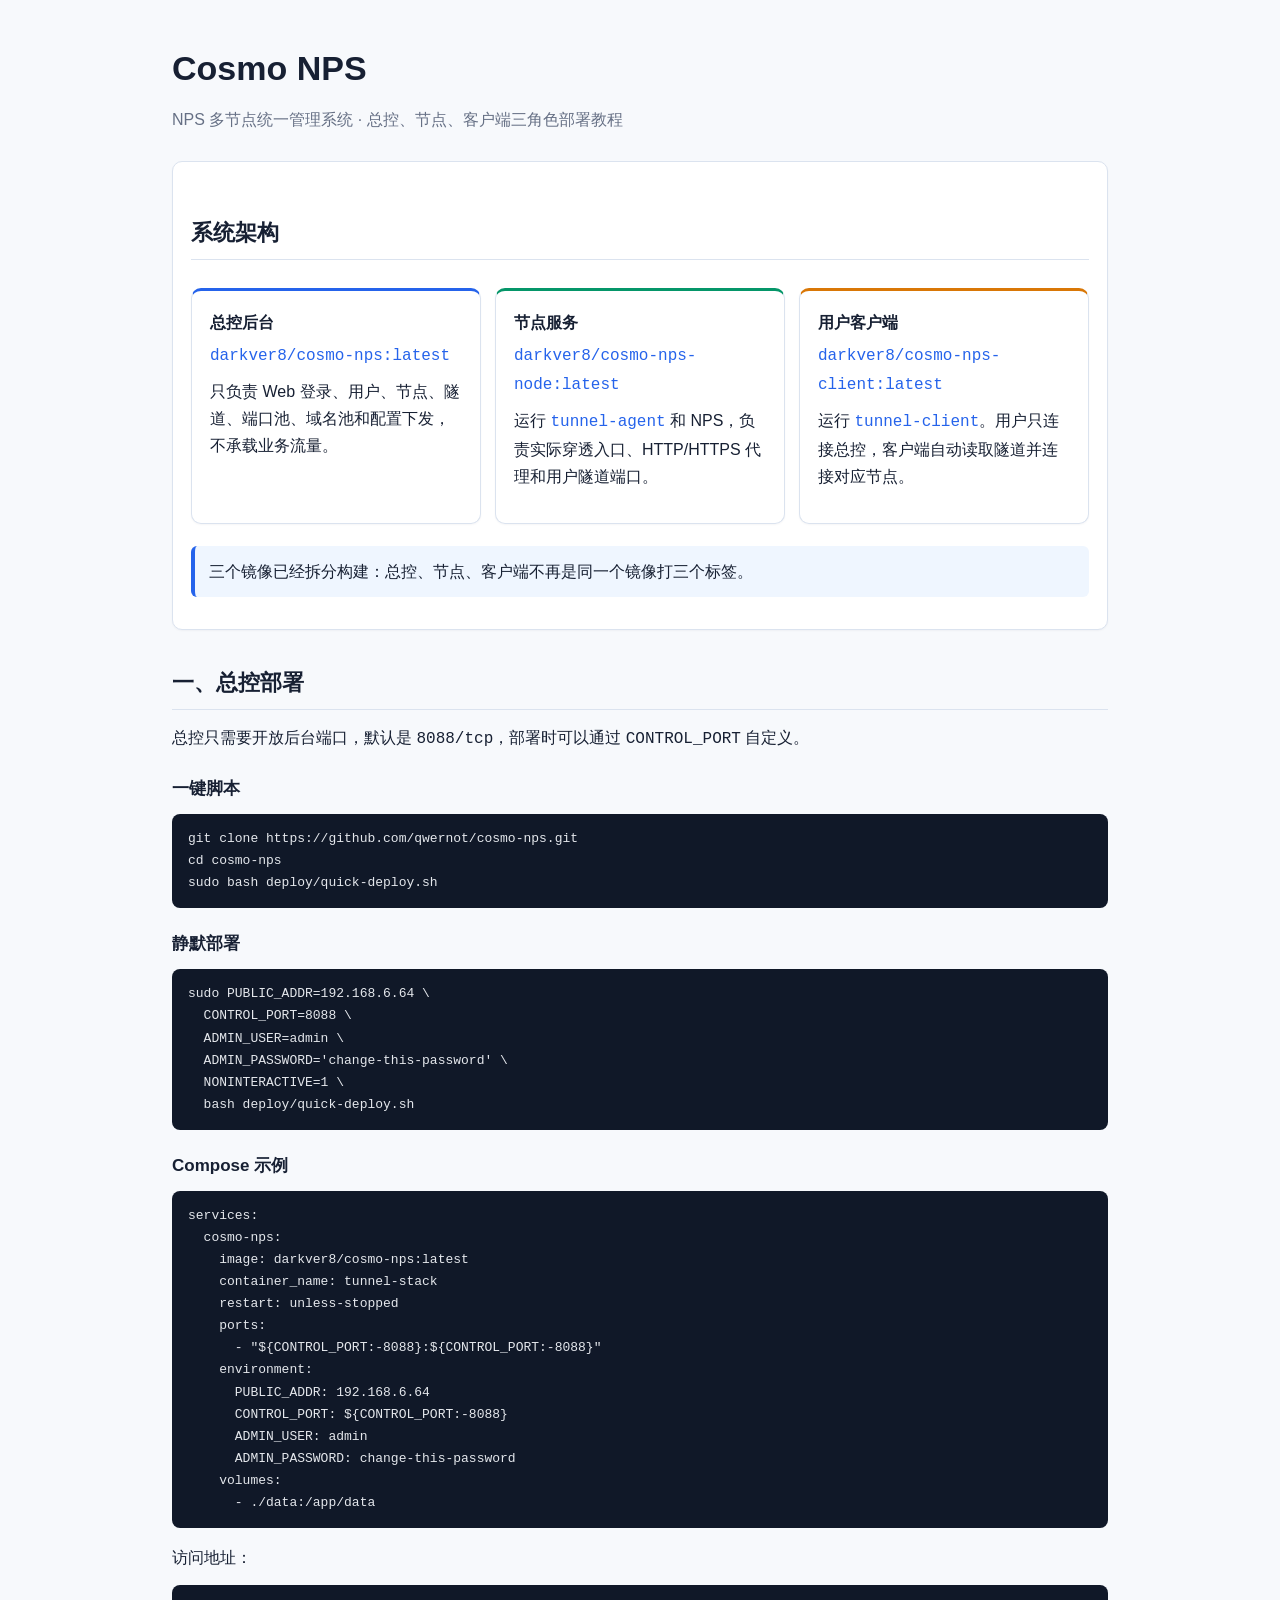
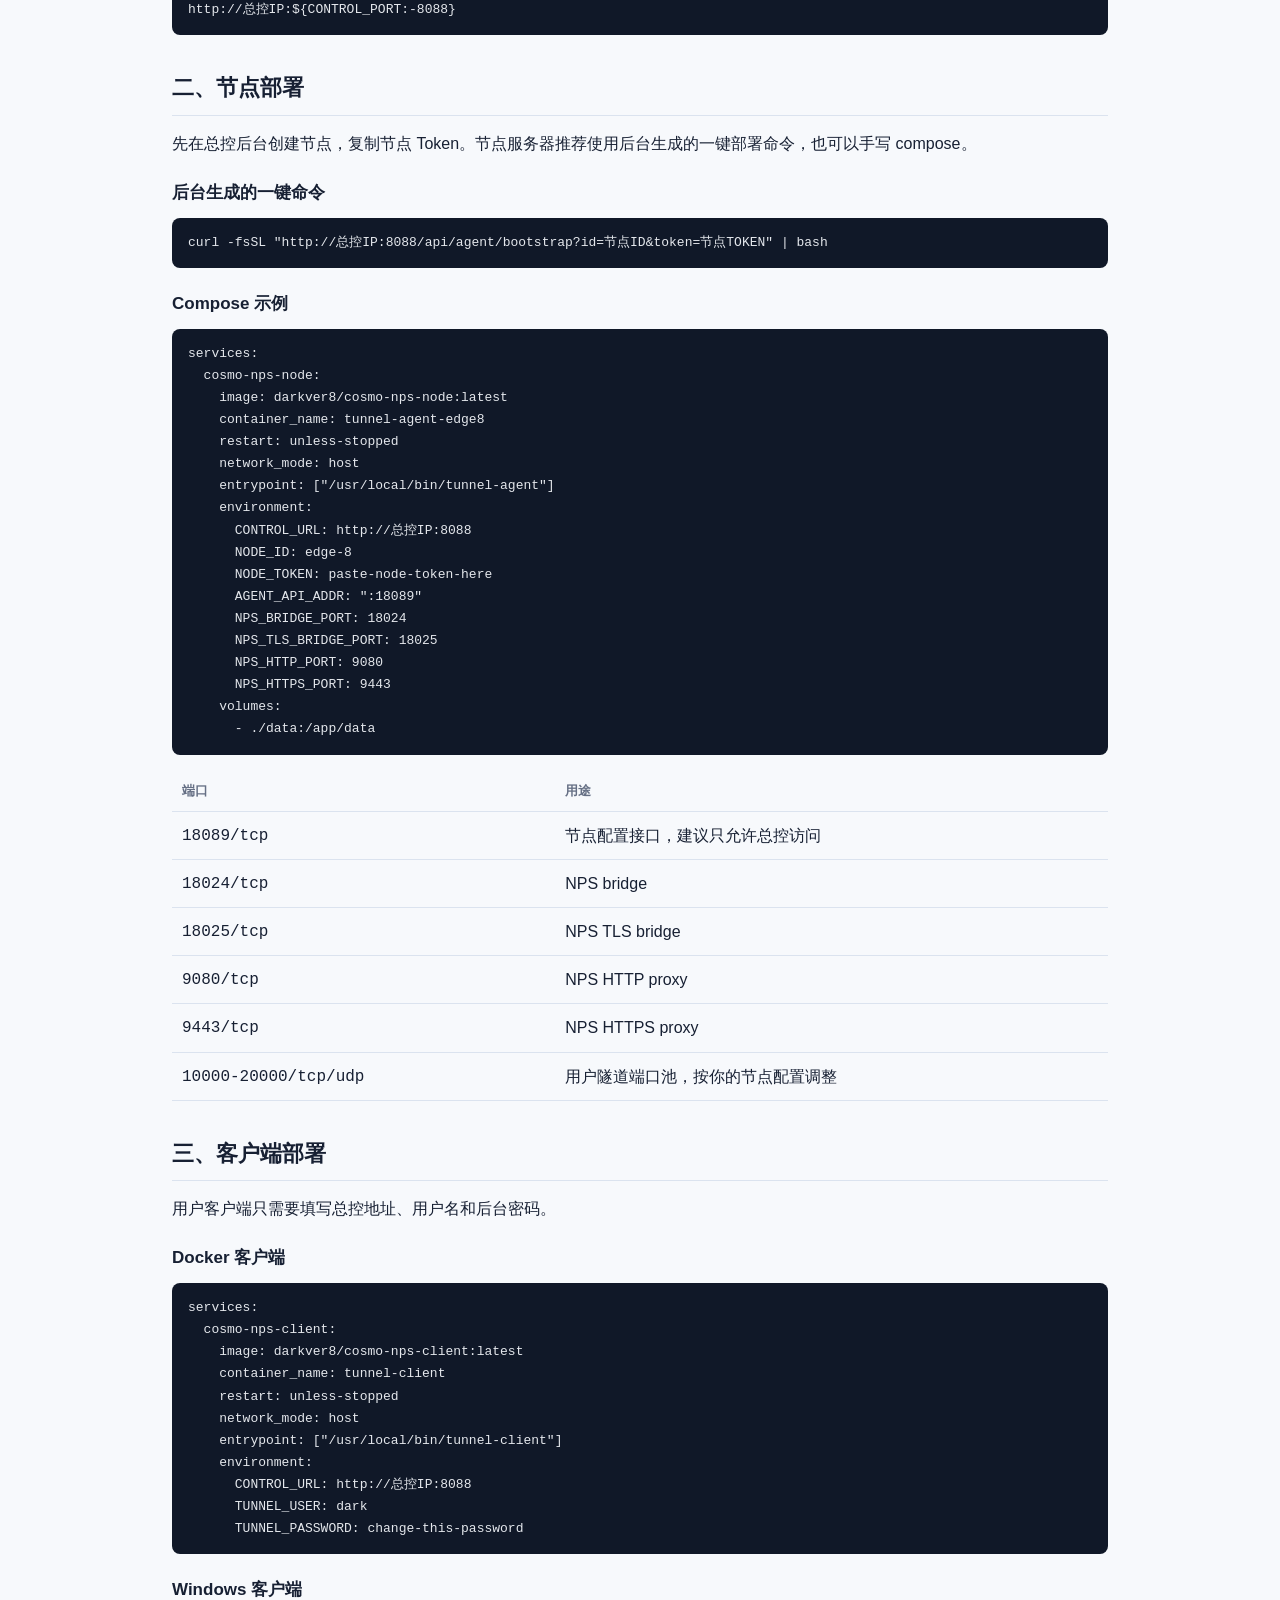
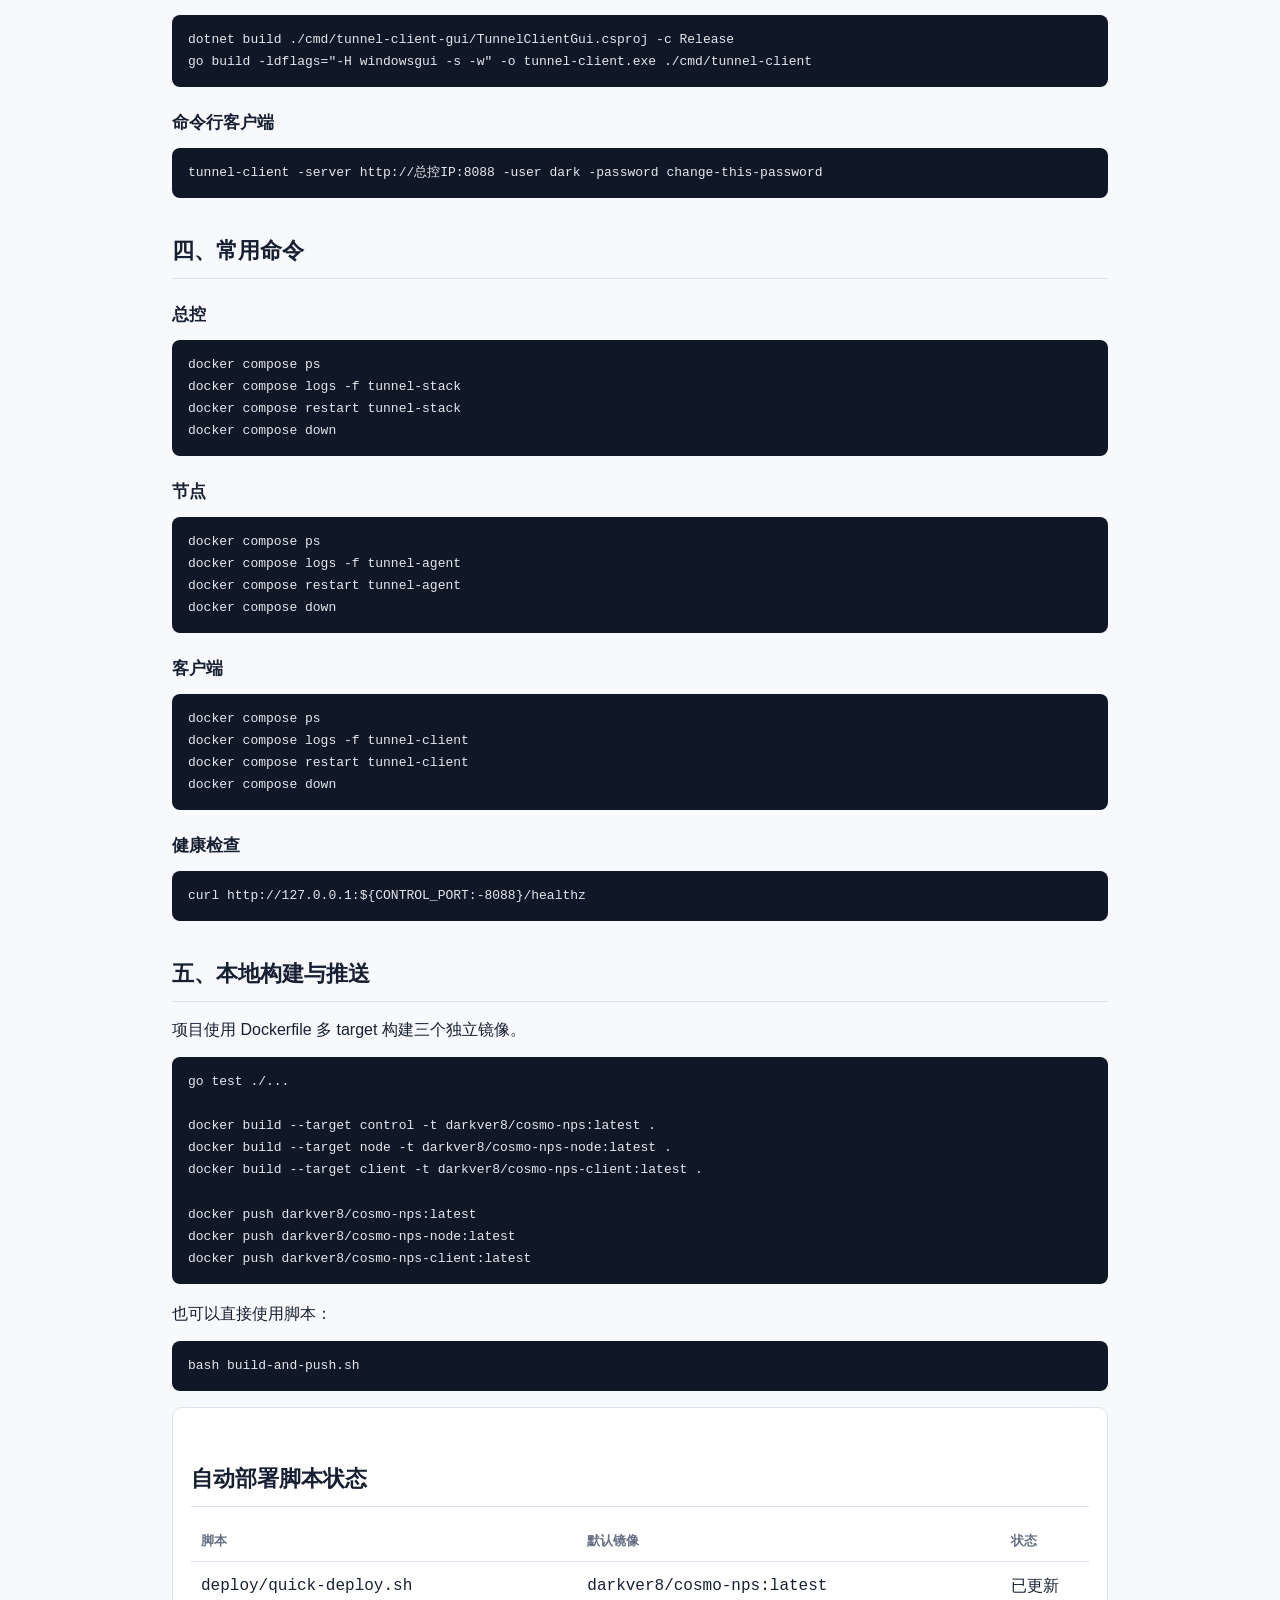
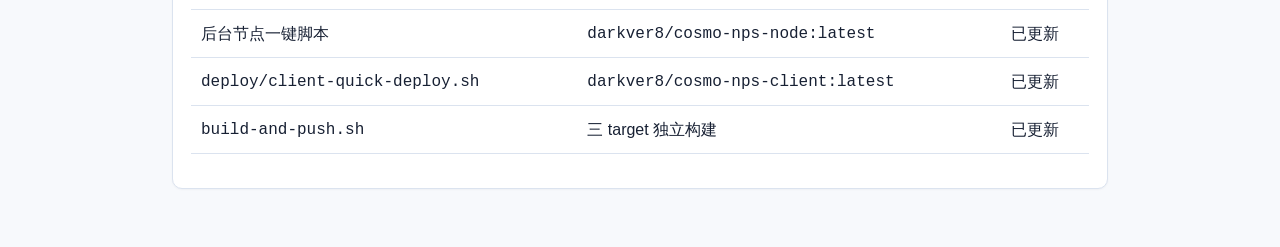
<file: docs/index.html>
<!doctype html>
<html lang="zh-CN">
<head>
  <meta charset="utf-8">
  <meta name="viewport" content="width=device-width, initial-scale=1">
  <title>Cosmo NPS - 部署与使用教程</title>
  <style>
    :root {
      --bg: #f7f9fc;
      --panel: #ffffff;
      --text: #172033;
      --muted: #667085;
      --line: #dbe3ef;
      --blue: #2563eb;
      --green: #059669;
      --orange: #d97706;
      --code: #101828;
    }
    * { box-sizing: border-box; }
    body {
      margin: 0;
      background: var(--bg);
      color: var(--text);
      font-family: -apple-system, BlinkMacSystemFont, "Segoe UI", "Microsoft YaHei", sans-serif;
      line-height: 1.7;
    }
    .wrap { max-width: 980px; margin: 0 auto; padding: 40px 22px 72px; }
    header { margin-bottom: 28px; }
    h1 { margin: 0 0 8px; font-size: 34px; letter-spacing: 0; }
    .subtitle { margin: 0; color: var(--muted); font-size: 16px; }
    h2 { margin: 34px 0 14px; padding-bottom: 8px; border-bottom: 1px solid var(--line); font-size: 22px; }
    h3 { margin: 22px 0 10px; font-size: 17px; }
    p { margin: 8px 0 14px; }
    a { color: var(--blue); text-decoration: none; }
    a:hover { text-decoration: underline; }
    .card {
      background: var(--panel);
      border: 1px solid var(--line);
      border-radius: 10px;
      padding: 18px;
      margin: 14px 0;
      box-shadow: 0 1px 2px rgba(16, 24, 40, 0.04);
    }
    .grid { display: grid; grid-template-columns: repeat(3, 1fr); gap: 14px; }
    .role { border-top: 3px solid var(--blue); }
    .role.node { border-top-color: var(--green); }
    .role.client { border-top-color: var(--orange); }
    .role strong { display: block; margin-bottom: 4px; }
    .role code { color: var(--blue); }
    pre {
      margin: 10px 0 16px;
      padding: 14px 16px;
      overflow-x: auto;
      border-radius: 8px;
      background: var(--code);
      color: #e4e7ec;
      font-size: 13px;
    }
    code { font-family: Consolas, "JetBrains Mono", monospace; }
    table { width: 100%; border-collapse: collapse; margin: 10px 0 16px; }
    th, td { border-bottom: 1px solid var(--line); padding: 9px 10px; text-align: left; }
    th { color: var(--muted); font-size: 13px; }
    .note { border-left: 4px solid var(--blue); background: #eff6ff; padding: 12px 14px; border-radius: 6px; }
    .warn { border-left-color: var(--orange); background: #fffbeb; }
    @media (max-width: 760px) {
      .grid { grid-template-columns: 1fr; }
      h1 { font-size: 28px; }
    }
  </style>
</head>
<body>
  <main class="wrap">
    <header>
      <h1>Cosmo NPS</h1>
      <p class="subtitle">NPS 多节点统一管理系统 · 总控、节点、客户端三角色部署教程</p>
    </header>

    <section class="card">
      <h2>系统架构</h2>
      <div class="grid">
        <div class="card role">
          <strong>总控后台</strong>
          <code>darkver8/cosmo-nps:latest</code>
          <p>只负责 Web 登录、用户、节点、隧道、端口池、域名池和配置下发，不承载业务流量。</p>
        </div>
        <div class="card role node">
          <strong>节点服务</strong>
          <code>darkver8/cosmo-nps-node:latest</code>
          <p>运行 <code>tunnel-agent</code> 和 NPS，负责实际穿透入口、HTTP/HTTPS 代理和用户隧道端口。</p>
        </div>
        <div class="card role client">
          <strong>用户客户端</strong>
          <code>darkver8/cosmo-nps-client:latest</code>
          <p>运行 <code>tunnel-client</code>。用户只连接总控，客户端自动读取隧道并连接对应节点。</p>
        </div>
      </div>
      <p class="note">三个镜像已经拆分构建：总控、节点、客户端不再是同一个镜像打三个标签。</p>
    </section>

    <section>
      <h2>一、总控部署</h2>
      <p>总控只需要开放后台端口，默认是 <code>8088/tcp</code>，部署时可以通过 <code>CONTROL_PORT</code> 自定义。</p>
      <h3>一键脚本</h3>
      <pre><code>git clone https://github.com/qwernot/cosmo-nps.git
cd cosmo-nps
sudo bash deploy/quick-deploy.sh</code></pre>

      <h3>静默部署</h3>
      <pre><code>sudo PUBLIC_ADDR=192.168.6.64 \
  CONTROL_PORT=8088 \
  ADMIN_USER=admin \
  ADMIN_PASSWORD='change-this-password' \
  NONINTERACTIVE=1 \
  bash deploy/quick-deploy.sh</code></pre>

      <h3>Compose 示例</h3>
      <pre><code>services:
  cosmo-nps:
    image: darkver8/cosmo-nps:latest
    container_name: tunnel-stack
    restart: unless-stopped
    ports:
      - "${CONTROL_PORT:-8088}:${CONTROL_PORT:-8088}"
    environment:
      PUBLIC_ADDR: 192.168.6.64
      CONTROL_PORT: ${CONTROL_PORT:-8088}
      ADMIN_USER: admin
      ADMIN_PASSWORD: change-this-password
    volumes:
      - ./data:/app/data</code></pre>

      <p>访问地址：</p>
      <pre><code>http://总控IP:${CONTROL_PORT:-8088}</code></pre>
    </section>

    <section>
      <h2>二、节点部署</h2>
      <p>先在总控后台创建节点，复制节点 Token。节点服务器推荐使用后台生成的一键部署命令，也可以手写 compose。</p>

      <h3>后台生成的一键命令</h3>
      <pre><code>curl -fsSL "http://总控IP:8088/api/agent/bootstrap?id=节点ID&amp;token=节点TOKEN" | bash</code></pre>

      <h3>Compose 示例</h3>
      <pre><code>services:
  cosmo-nps-node:
    image: darkver8/cosmo-nps-node:latest
    container_name: tunnel-agent-edge8
    restart: unless-stopped
    network_mode: host
    entrypoint: ["/usr/local/bin/tunnel-agent"]
    environment:
      CONTROL_URL: http://总控IP:8088
      NODE_ID: edge-8
      NODE_TOKEN: paste-node-token-here
      AGENT_API_ADDR: ":18089"
      NPS_BRIDGE_PORT: 18024
      NPS_TLS_BRIDGE_PORT: 18025
      NPS_HTTP_PORT: 9080
      NPS_HTTPS_PORT: 9443
    volumes:
      - ./data:/app/data</code></pre>

      <table>
        <thead><tr><th>端口</th><th>用途</th></tr></thead>
        <tbody>
          <tr><td><code>18089/tcp</code></td><td>节点配置接口，建议只允许总控访问</td></tr>
          <tr><td><code>18024/tcp</code></td><td>NPS bridge</td></tr>
          <tr><td><code>18025/tcp</code></td><td>NPS TLS bridge</td></tr>
          <tr><td><code>9080/tcp</code></td><td>NPS HTTP proxy</td></tr>
          <tr><td><code>9443/tcp</code></td><td>NPS HTTPS proxy</td></tr>
          <tr><td><code>10000-20000/tcp/udp</code></td><td>用户隧道端口池，按你的节点配置调整</td></tr>
        </tbody>
      </table>
    </section>

    <section>
      <h2>三、客户端部署</h2>
      <p>用户客户端只需要填写总控地址、用户名和后台密码。</p>

      <h3>Docker 客户端</h3>
      <pre><code>services:
  cosmo-nps-client:
    image: darkver8/cosmo-nps-client:latest
    container_name: tunnel-client
    restart: unless-stopped
    network_mode: host
    entrypoint: ["/usr/local/bin/tunnel-client"]
    environment:
      CONTROL_URL: http://总控IP:8088
      TUNNEL_USER: dark
      TUNNEL_PASSWORD: change-this-password</code></pre>

      <h3>Windows 客户端</h3>
      <pre><code>dotnet build ./cmd/tunnel-client-gui/TunnelClientGui.csproj -c Release
go build -ldflags="-H windowsgui -s -w" -o tunnel-client.exe ./cmd/tunnel-client</code></pre>

      <h3>命令行客户端</h3>
      <pre><code>tunnel-client -server http://总控IP:8088 -user dark -password change-this-password</code></pre>
    </section>

    <section>
      <h2>四、常用命令</h2>
      <h3>总控</h3>
      <pre><code>docker compose ps
docker compose logs -f tunnel-stack
docker compose restart tunnel-stack
docker compose down</code></pre>

      <h3>节点</h3>
      <pre><code>docker compose ps
docker compose logs -f tunnel-agent
docker compose restart tunnel-agent
docker compose down</code></pre>

      <h3>客户端</h3>
      <pre><code>docker compose ps
docker compose logs -f tunnel-client
docker compose restart tunnel-client
docker compose down</code></pre>

      <h3>健康检查</h3>
      <pre><code>curl http://127.0.0.1:${CONTROL_PORT:-8088}/healthz</code></pre>
    </section>

    <section>
      <h2>五、本地构建与推送</h2>
      <p>项目使用 Dockerfile 多 target 构建三个独立镜像。</p>
      <pre><code>go test ./...

docker build --target control -t darkver8/cosmo-nps:latest .
docker build --target node -t darkver8/cosmo-nps-node:latest .
docker build --target client -t darkver8/cosmo-nps-client:latest .

docker push darkver8/cosmo-nps:latest
docker push darkver8/cosmo-nps-node:latest
docker push darkver8/cosmo-nps-client:latest</code></pre>

      <p>也可以直接使用脚本：</p>
      <pre><code>bash build-and-push.sh</code></pre>
    </section>

    <section class="card">
      <h2>自动部署脚本状态</h2>
      <table>
        <thead><tr><th>脚本</th><th>默认镜像</th><th>状态</th></tr></thead>
        <tbody>
          <tr><td><code>deploy/quick-deploy.sh</code></td><td><code>darkver8/cosmo-nps:latest</code></td><td>已更新</td></tr>
          <tr><td>后台节点一键脚本</td><td><code>darkver8/cosmo-nps-node:latest</code></td><td>已更新</td></tr>
          <tr><td><code>deploy/client-quick-deploy.sh</code></td><td><code>darkver8/cosmo-nps-client:latest</code></td><td>已更新</td></tr>
          <tr><td><code>build-and-push.sh</code></td><td>三 target 独立构建</td><td>已更新</td></tr>
        </tbody>
      </table>
    </section>
  </main>
</body>
</html>
</file>
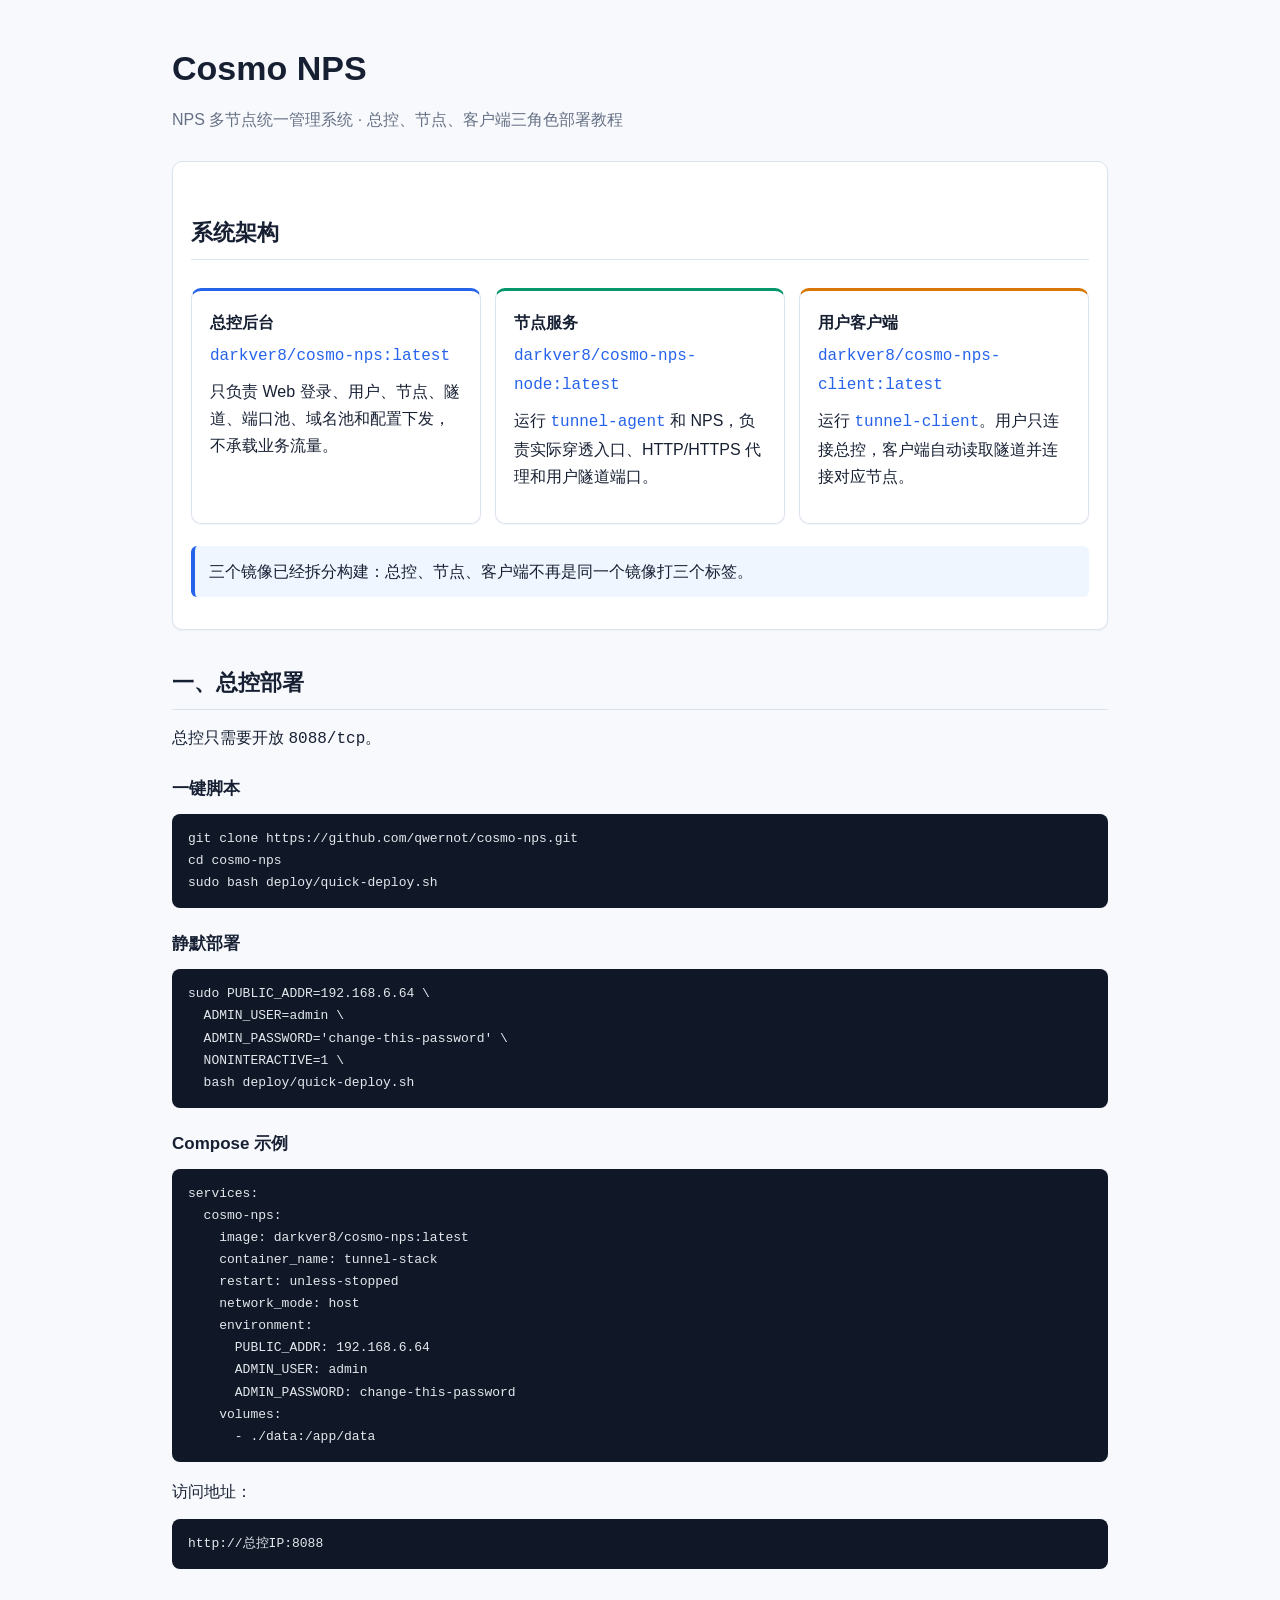
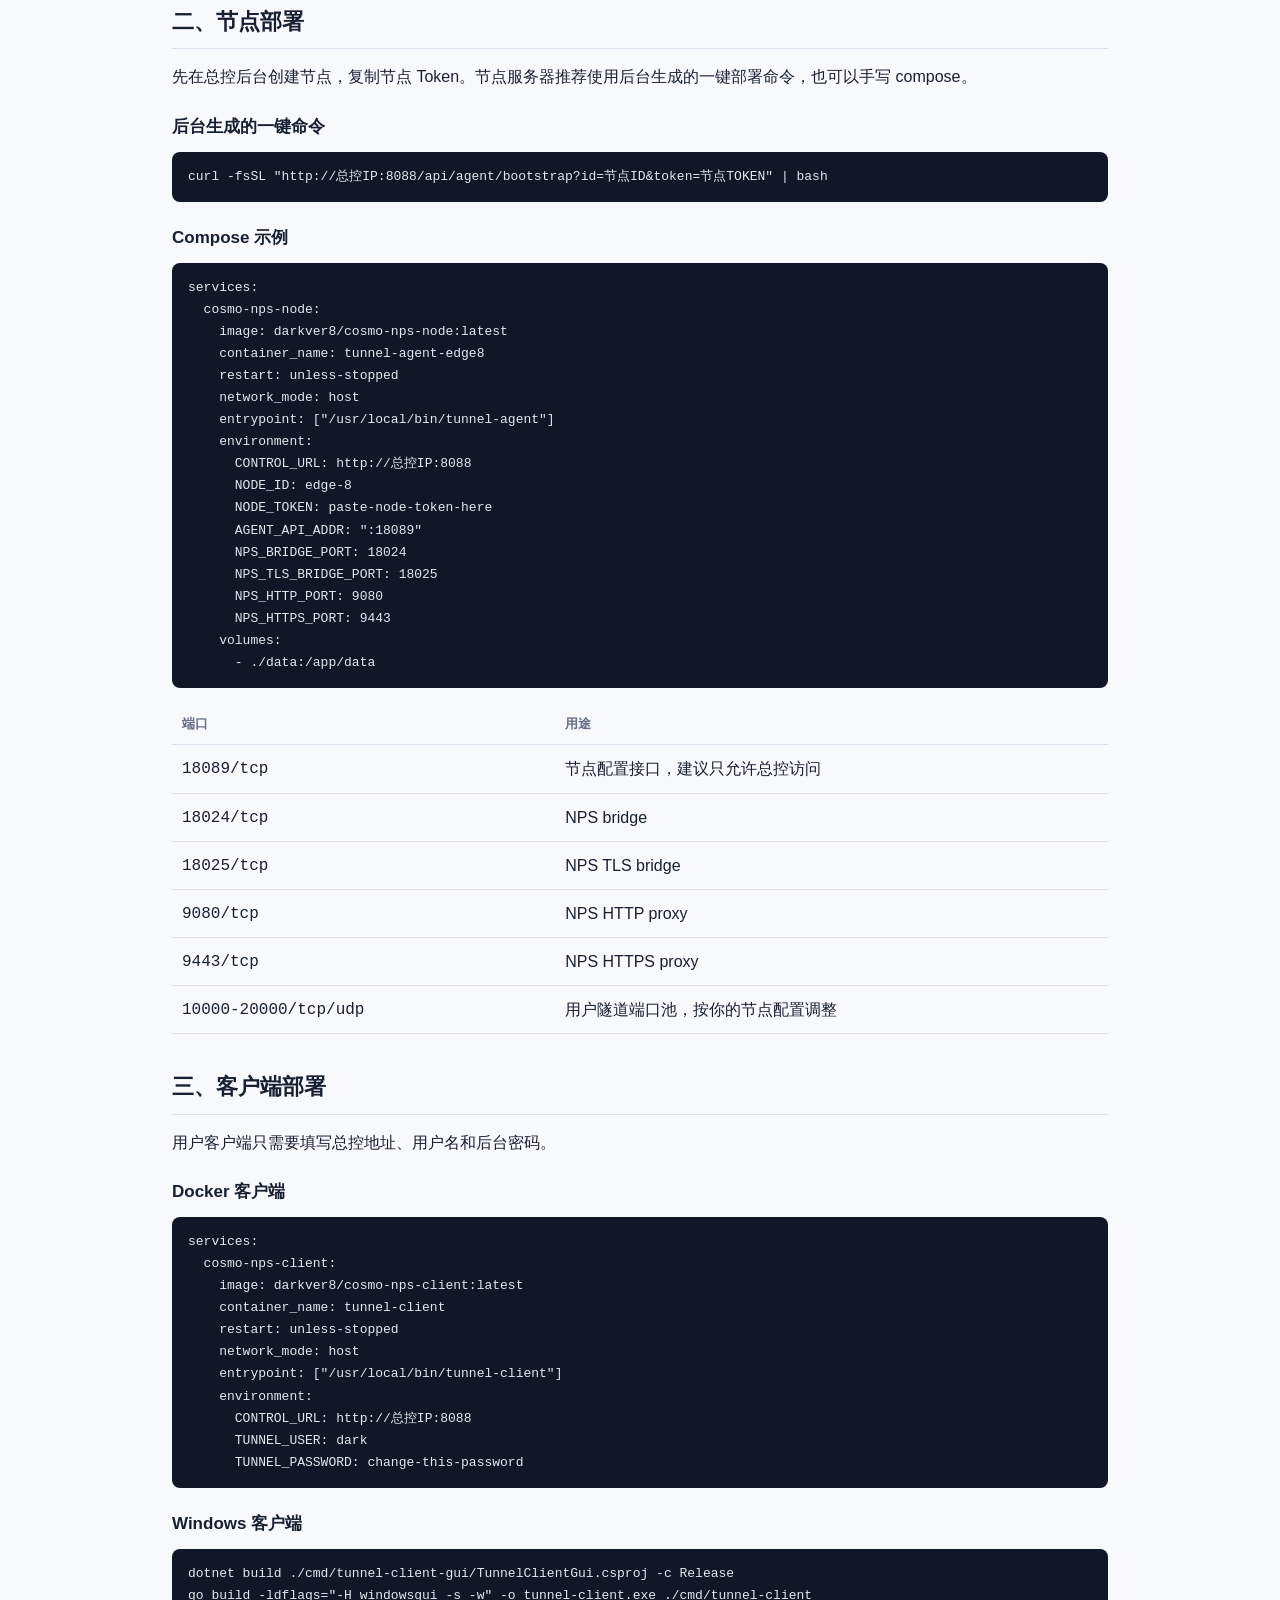
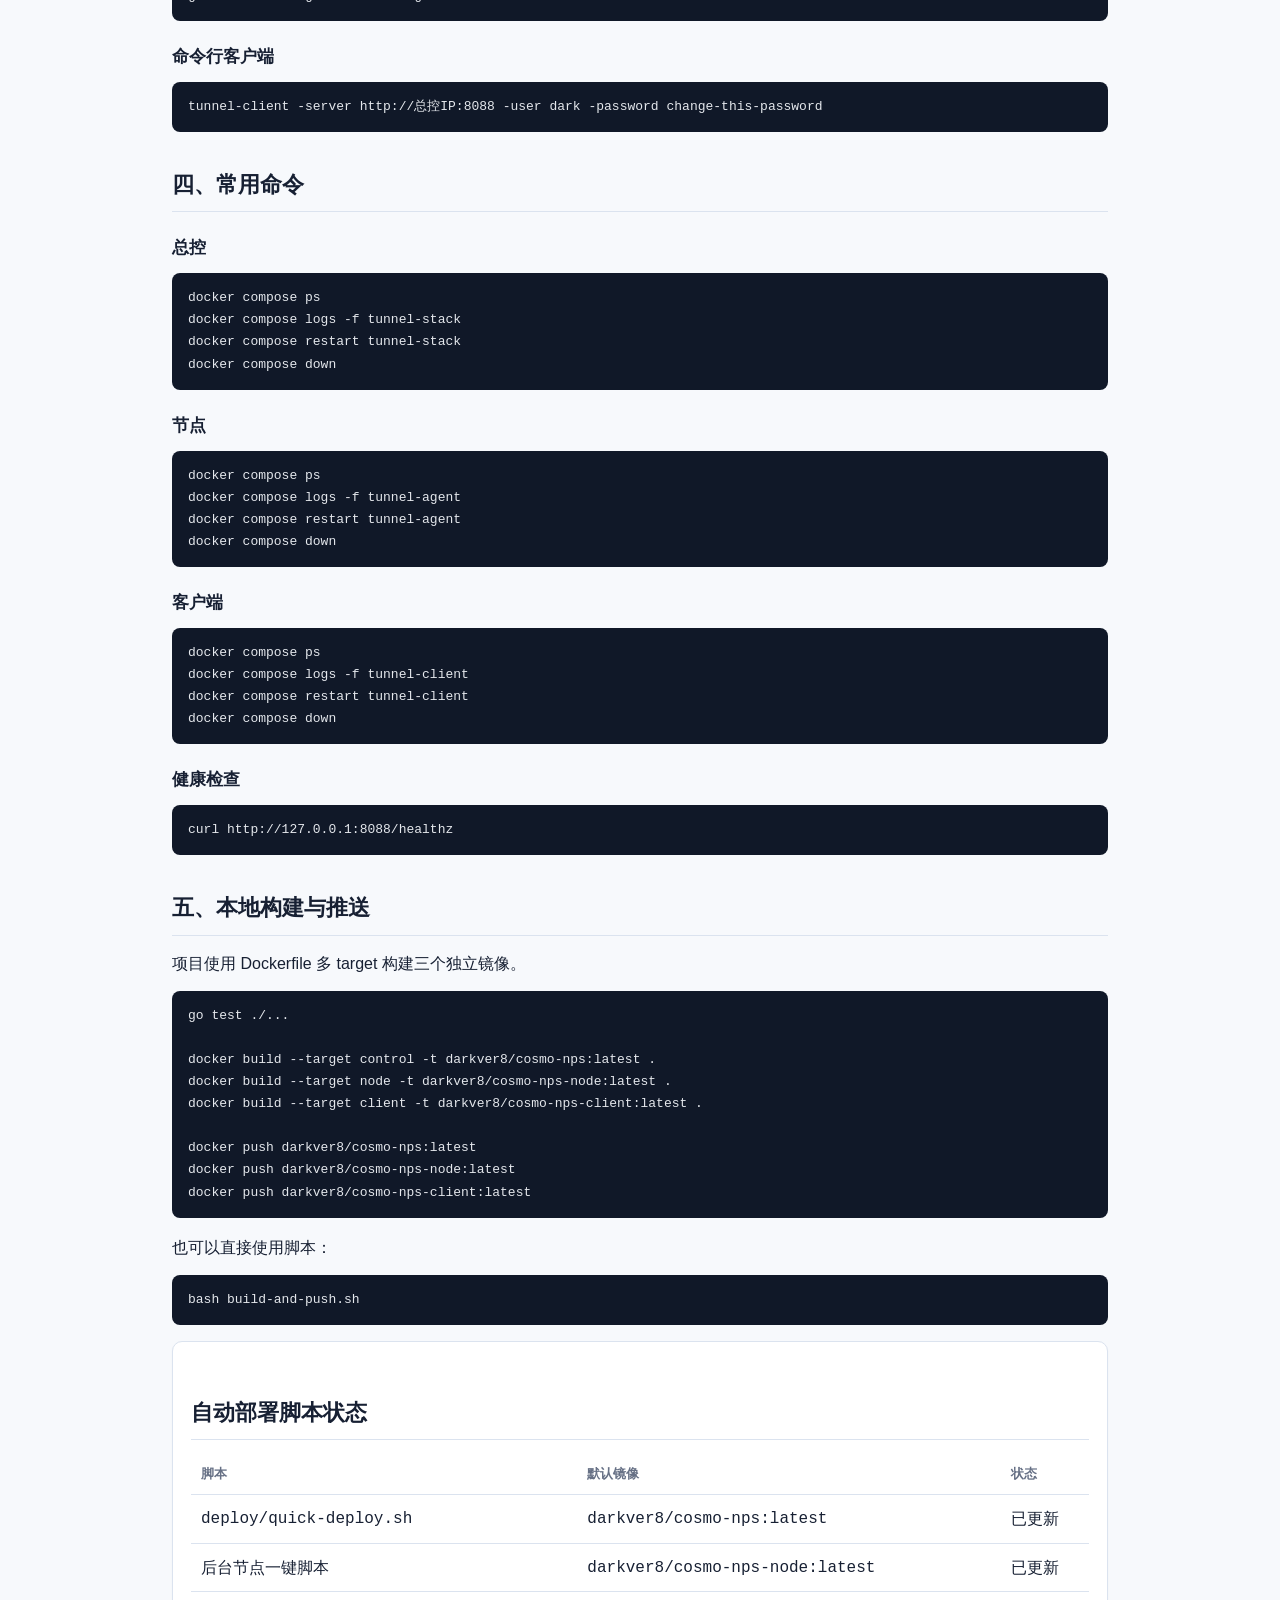
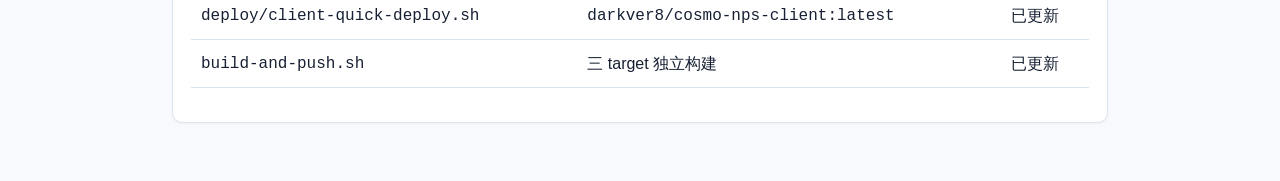
<file: TUTORIAL.html>
<!doctype html>
<html lang="zh-CN">
<head>
  <meta charset="utf-8">
  <meta name="viewport" content="width=device-width, initial-scale=1">
  <title>Cosmo NPS - 部署与使用教程</title>
  <style>
    :root {
      --bg: #f7f9fc;
      --panel: #ffffff;
      --text: #172033;
      --muted: #667085;
      --line: #dbe3ef;
      --blue: #2563eb;
      --green: #059669;
      --orange: #d97706;
      --code: #101828;
    }
    * { box-sizing: border-box; }
    body {
      margin: 0;
      background: var(--bg);
      color: var(--text);
      font-family: -apple-system, BlinkMacSystemFont, "Segoe UI", "Microsoft YaHei", sans-serif;
      line-height: 1.7;
    }
    .wrap { max-width: 980px; margin: 0 auto; padding: 40px 22px 72px; }
    header { margin-bottom: 28px; }
    h1 { margin: 0 0 8px; font-size: 34px; letter-spacing: 0; }
    .subtitle { margin: 0; color: var(--muted); font-size: 16px; }
    h2 { margin: 34px 0 14px; padding-bottom: 8px; border-bottom: 1px solid var(--line); font-size: 22px; }
    h3 { margin: 22px 0 10px; font-size: 17px; }
    p { margin: 8px 0 14px; }
    a { color: var(--blue); text-decoration: none; }
    a:hover { text-decoration: underline; }
    .card {
      background: var(--panel);
      border: 1px solid var(--line);
      border-radius: 10px;
      padding: 18px;
      margin: 14px 0;
      box-shadow: 0 1px 2px rgba(16, 24, 40, 0.04);
    }
    .grid { display: grid; grid-template-columns: repeat(3, 1fr); gap: 14px; }
    .role { border-top: 3px solid var(--blue); }
    .role.node { border-top-color: var(--green); }
    .role.client { border-top-color: var(--orange); }
    .role strong { display: block; margin-bottom: 4px; }
    .role code { color: var(--blue); }
    pre {
      margin: 10px 0 16px;
      padding: 14px 16px;
      overflow-x: auto;
      border-radius: 8px;
      background: var(--code);
      color: #e4e7ec;
      font-size: 13px;
    }
    code { font-family: Consolas, "JetBrains Mono", monospace; }
    table { width: 100%; border-collapse: collapse; margin: 10px 0 16px; }
    th, td { border-bottom: 1px solid var(--line); padding: 9px 10px; text-align: left; }
    th { color: var(--muted); font-size: 13px; }
    .note { border-left: 4px solid var(--blue); background: #eff6ff; padding: 12px 14px; border-radius: 6px; }
    .warn { border-left-color: var(--orange); background: #fffbeb; }
    @media (max-width: 760px) {
      .grid { grid-template-columns: 1fr; }
      h1 { font-size: 28px; }
    }
  </style>
</head>
<body>
  <main class="wrap">
    <header>
      <h1>Cosmo NPS</h1>
      <p class="subtitle">NPS 多节点统一管理系统 · 总控、节点、客户端三角色部署教程</p>
    </header>

    <section class="card">
      <h2>系统架构</h2>
      <div class="grid">
        <div class="card role">
          <strong>总控后台</strong>
          <code>darkver8/cosmo-nps:latest</code>
          <p>只负责 Web 登录、用户、节点、隧道、端口池、域名池和配置下发，不承载业务流量。</p>
        </div>
        <div class="card role node">
          <strong>节点服务</strong>
          <code>darkver8/cosmo-nps-node:latest</code>
          <p>运行 <code>tunnel-agent</code> 和 NPS，负责实际穿透入口、HTTP/HTTPS 代理和用户隧道端口。</p>
        </div>
        <div class="card role client">
          <strong>用户客户端</strong>
          <code>darkver8/cosmo-nps-client:latest</code>
          <p>运行 <code>tunnel-client</code>。用户只连接总控，客户端自动读取隧道并连接对应节点。</p>
        </div>
      </div>
      <p class="note">三个镜像已经拆分构建：总控、节点、客户端不再是同一个镜像打三个标签。</p>
    </section>

    <section>
      <h2>一、总控部署</h2>
      <p>总控只需要开放 <code>8088/tcp</code>。</p>
      <h3>一键脚本</h3>
      <pre><code>git clone https://github.com/qwernot/cosmo-nps.git
cd cosmo-nps
sudo bash deploy/quick-deploy.sh</code></pre>

      <h3>静默部署</h3>
      <pre><code>sudo PUBLIC_ADDR=192.168.6.64 \
  ADMIN_USER=admin \
  ADMIN_PASSWORD='change-this-password' \
  NONINTERACTIVE=1 \
  bash deploy/quick-deploy.sh</code></pre>

      <h3>Compose 示例</h3>
      <pre><code>services:
  cosmo-nps:
    image: darkver8/cosmo-nps:latest
    container_name: tunnel-stack
    restart: unless-stopped
    network_mode: host
    environment:
      PUBLIC_ADDR: 192.168.6.64
      ADMIN_USER: admin
      ADMIN_PASSWORD: change-this-password
    volumes:
      - ./data:/app/data</code></pre>

      <p>访问地址：</p>
      <pre><code>http://总控IP:8088</code></pre>
    </section>

    <section>
      <h2>二、节点部署</h2>
      <p>先在总控后台创建节点，复制节点 Token。节点服务器推荐使用后台生成的一键部署命令，也可以手写 compose。</p>

      <h3>后台生成的一键命令</h3>
      <pre><code>curl -fsSL "http://总控IP:8088/api/agent/bootstrap?id=节点ID&amp;token=节点TOKEN" | bash</code></pre>

      <h3>Compose 示例</h3>
      <pre><code>services:
  cosmo-nps-node:
    image: darkver8/cosmo-nps-node:latest
    container_name: tunnel-agent-edge8
    restart: unless-stopped
    network_mode: host
    entrypoint: ["/usr/local/bin/tunnel-agent"]
    environment:
      CONTROL_URL: http://总控IP:8088
      NODE_ID: edge-8
      NODE_TOKEN: paste-node-token-here
      AGENT_API_ADDR: ":18089"
      NPS_BRIDGE_PORT: 18024
      NPS_TLS_BRIDGE_PORT: 18025
      NPS_HTTP_PORT: 9080
      NPS_HTTPS_PORT: 9443
    volumes:
      - ./data:/app/data</code></pre>

      <table>
        <thead><tr><th>端口</th><th>用途</th></tr></thead>
        <tbody>
          <tr><td><code>18089/tcp</code></td><td>节点配置接口，建议只允许总控访问</td></tr>
          <tr><td><code>18024/tcp</code></td><td>NPS bridge</td></tr>
          <tr><td><code>18025/tcp</code></td><td>NPS TLS bridge</td></tr>
          <tr><td><code>9080/tcp</code></td><td>NPS HTTP proxy</td></tr>
          <tr><td><code>9443/tcp</code></td><td>NPS HTTPS proxy</td></tr>
          <tr><td><code>10000-20000/tcp/udp</code></td><td>用户隧道端口池，按你的节点配置调整</td></tr>
        </tbody>
      </table>
    </section>

    <section>
      <h2>三、客户端部署</h2>
      <p>用户客户端只需要填写总控地址、用户名和后台密码。</p>

      <h3>Docker 客户端</h3>
      <pre><code>services:
  cosmo-nps-client:
    image: darkver8/cosmo-nps-client:latest
    container_name: tunnel-client
    restart: unless-stopped
    network_mode: host
    entrypoint: ["/usr/local/bin/tunnel-client"]
    environment:
      CONTROL_URL: http://总控IP:8088
      TUNNEL_USER: dark
      TUNNEL_PASSWORD: change-this-password</code></pre>

      <h3>Windows 客户端</h3>
      <pre><code>dotnet build ./cmd/tunnel-client-gui/TunnelClientGui.csproj -c Release
go build -ldflags="-H windowsgui -s -w" -o tunnel-client.exe ./cmd/tunnel-client</code></pre>

      <h3>命令行客户端</h3>
      <pre><code>tunnel-client -server http://总控IP:8088 -user dark -password change-this-password</code></pre>
    </section>

    <section>
      <h2>四、常用命令</h2>
      <h3>总控</h3>
      <pre><code>docker compose ps
docker compose logs -f tunnel-stack
docker compose restart tunnel-stack
docker compose down</code></pre>

      <h3>节点</h3>
      <pre><code>docker compose ps
docker compose logs -f tunnel-agent
docker compose restart tunnel-agent
docker compose down</code></pre>

      <h3>客户端</h3>
      <pre><code>docker compose ps
docker compose logs -f tunnel-client
docker compose restart tunnel-client
docker compose down</code></pre>

      <h3>健康检查</h3>
      <pre><code>curl http://127.0.0.1:8088/healthz</code></pre>
    </section>

    <section>
      <h2>五、本地构建与推送</h2>
      <p>项目使用 Dockerfile 多 target 构建三个独立镜像。</p>
      <pre><code>go test ./...

docker build --target control -t darkver8/cosmo-nps:latest .
docker build --target node -t darkver8/cosmo-nps-node:latest .
docker build --target client -t darkver8/cosmo-nps-client:latest .

docker push darkver8/cosmo-nps:latest
docker push darkver8/cosmo-nps-node:latest
docker push darkver8/cosmo-nps-client:latest</code></pre>

      <p>也可以直接使用脚本：</p>
      <pre><code>bash build-and-push.sh</code></pre>
    </section>

    <section class="card">
      <h2>自动部署脚本状态</h2>
      <table>
        <thead><tr><th>脚本</th><th>默认镜像</th><th>状态</th></tr></thead>
        <tbody>
          <tr><td><code>deploy/quick-deploy.sh</code></td><td><code>darkver8/cosmo-nps:latest</code></td><td>已更新</td></tr>
          <tr><td>后台节点一键脚本</td><td><code>darkver8/cosmo-nps-node:latest</code></td><td>已更新</td></tr>
          <tr><td><code>deploy/client-quick-deploy.sh</code></td><td><code>darkver8/cosmo-nps-client:latest</code></td><td>已更新</td></tr>
          <tr><td><code>build-and-push.sh</code></td><td>三 target 独立构建</td><td>已更新</td></tr>
        </tbody>
      </table>
    </section>
  </main>
</body>
</html>
</file>
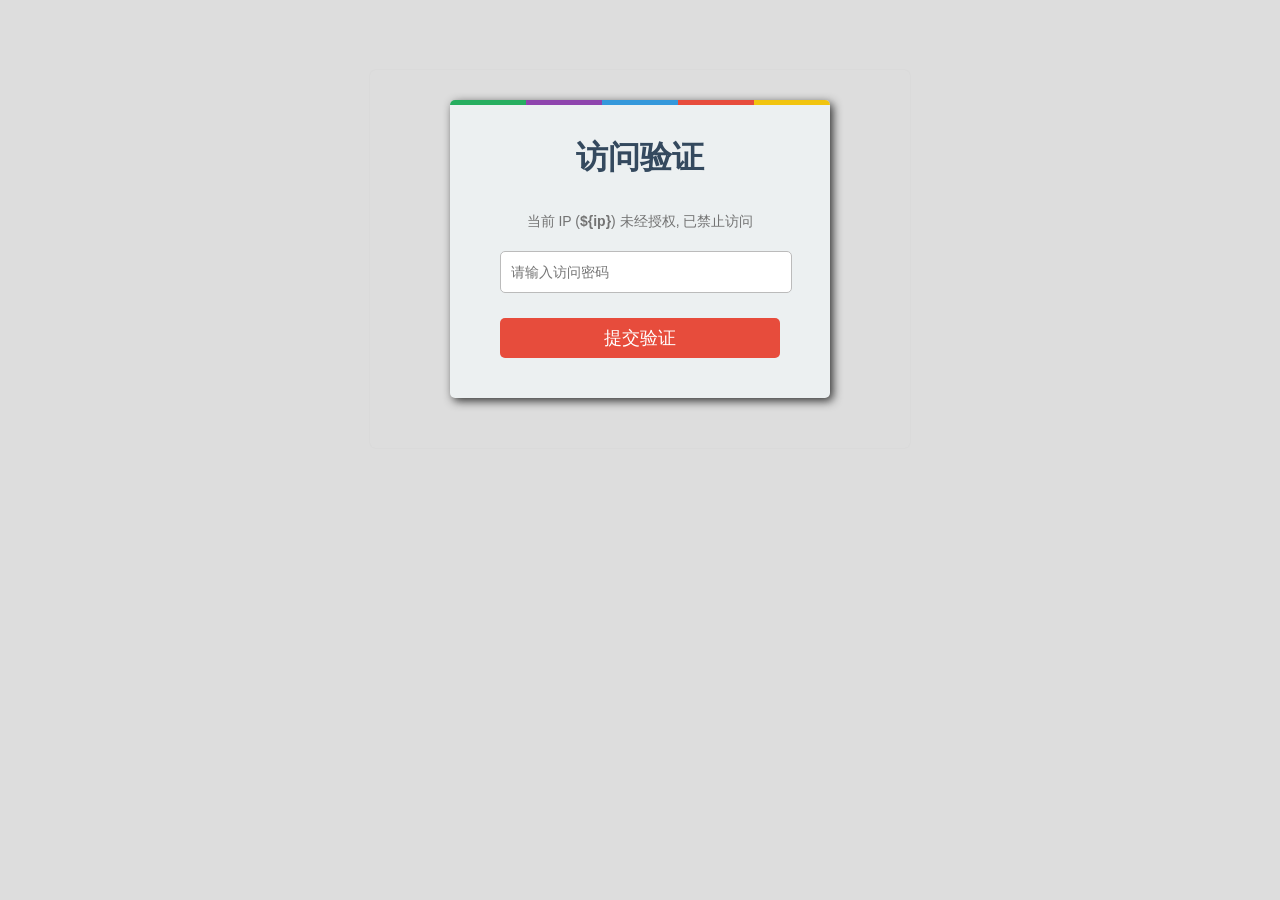
<file: upstream/NPS/web/static/page/auth.html>
<!DOCTYPE html>
<html lang="en">

<head>
    <meta charset="utf-8">
    <meta name="viewport" content="initial-scale=1, user-scalable=0, minimal-ui">
    <title>NPS访问验证</title>
    <style>
        html {
            padding: 30px 10px;
            font-size: 20px;
            line-height: 1.4;
            color: #737373;
            background: #ddd;
            -webkit-text-size-adjust: 100%;
            -ms-text-size-adjust: 100%;
        }

        html,
        input {
            font-family: "Helvetica Neue", Helvetica, Arial, sans-serif;
        }

        body {
            max-width: 500px;
            _width: 500px;
            padding: 30px 20px 50px;
            /* background-color: white; */
            margin: 40px auto;
            -webkit-border-radius: 6px;
            -moz-border-radius: 6px;
            border-radius: 6px;
            -webkit-box-shadow: 0 0px 2px rgba(0, 0, 0, 0.05);
            -moz-box-shadow: 0 0px 2px rgba(0, 0, 0, 0.1);
            box-shadow: 0 0px 2px rgba(0, 0, 0, 0.05);
        }

        h1 {
            margin: 0 10px;
            font-size: 50px;
            text-align: center;
        }

        h1 span {
            color: #bbb;
        }

        h3 {
            margin: 1.5em 0 0.5em;
        }

        p {
            margin: 1em 0;
        }

        ul {
            padding: 0 0 0 40px;
            margin: 1em 0;
        }

        .container {
            max-width: 380px;
            _width: 380px;
            margin: 0 auto;
        }


        html .login-wrap {
            position: relative;
            /* margin: 180px auto; */
            background: #ecf0f1;
            /* width: 350px; */
            border-radius: 5px;
            box-shadow: 3px 3px 10px #333;
            padding: 15px;
        }

        html .login-wrap h2 {
            text-align: center;
            /* font-weight: 200; */
            font-size: 1.6em;
            margin-top: 20px;
            color: #34495e;
            height: 50px;
        }

        html .login-wrap .form {
            padding-top: 20px;
        }


        html .login-wrap .form input[type="text"],
        html .login-wrap .form input[type="password"],
        html .login-wrap .form button {
            width: 80%;
            margin-left: 10%;
            margin-bottom: 25px;
            height: 40px;
            border-radius: 5px;
            outline: 0;
            -moz-outline-style: none;
        }


        html .login-wrap .form input[type="text"],
        html .login-wrap .form input[type="password"] {
            border: 1px solid #bbb;
            padding: 0 0 0 10px;
            font-size: 14px;
        }

        html .login-wrap .form input[type="text"]:focus,
        html .login-wrap .form input[type="password"]:focus {
            border: 1px solid #3498db;
        }


        html .login-wrap .form a {
            text-align: center;
            font-size: 12px;
            color: #3498db;
        }


        html .login-wrap .form a {
            text-align: center;
            font-size: 12px;
            color: #3498db;
        }

        html .login-wrap .form a p {
            padding-bottom: 10px;
        }

        html .login-wrap .form button {
            background: #e74c3c;
            border: none;
            color: white;
            font-size: 18px;
            font-weight: 200;
            cursor: pointer;
            transition: box-shadow .4s ease;
        }

        html .login-wrap .form button:hover {
            box-shadow: 1px 1px 5px #555;
        }

        html .login-wrap .form button:active {
            box-shadow: 1px 1px 7px #222;
        }


        html .login-wrap:after {
            content: '';
            position: absolute;
            top: 0;
            left: 0;
            right: 0;
            background: -webkit-linear-gradient(left, #27ae60 0%, #27ae60 20%, #8e44ad 20%, #8e44ad 40%, #3498db 40%, #3498db 60%, #e74c3c 60%, #e74c3c 80%, #f1c40f 80%, #f1c40f 100%);
            background: -moz-linear-gradient(left, #27ae60 0%, #27ae60 20%, #8e44ad 20%, #8e44ad 40%, #3498db 40%, #3498db 60%, #e74c3c 60%, #e74c3c 80%, #f1c40f 80%, #f1c40f 100%);
            height: 5px;
            border-radius: 5px 5px 0 0;
        }

        .tips {
            text-align: center;
            font-size: 14px;
        }

        .ip-addr {
            font-weight: bolder;
        }

        .error {
            text-align: center;
            color: red;
        }
    </style>
</head>

<body>
<div hidden id="port">${port}</div>

<div class="container">
    <div class="login-wrap">
        <h2>访问验证</h2>
        <div class="tips">当前 IP (<span class="ip-addr" id="ip_addr">${ip}</span>) 未经授权, 已禁止访问</div>
        <div class="form">
            <input type="text" id="pwd" placeholder="请输入访问密码" name="pw">
            <button onclick="submitAuth()"> 提交验证</button>
            <div hidden id="error" class="error"></div>
        </div>
    </div>
</div>
</body>

<script>
    function submitAuth() {
        var pwd = document.getElementById("pwd").value

        if (pwd === '' || pwd == null) {
            document.getElementById("error").hidden = false;
            document.getElementById("error").innerHTML = "请输入授权秘钥"
        }
        const xhr = new XMLHttpRequest()
        xhr.addEventListener("readystatechange", function () {
            // debugger
            if (xhr.response != null && xhr.response !== '') {
                var resp = JSON.parse(xhr.response);
                console.log(resp)
                if (resp.success !== true) {
                    document.getElementById("error").hidden = false;
                    document.getElementById("error").innerHTML = resp.message
                } else {
                    location.reload();
                }

            }
            console.log(xhr.response)
        })
        xhr.open("post", "/authIp?pass=" + pwd)
        xhr.send()
    }
</script>

</html>
</file>
